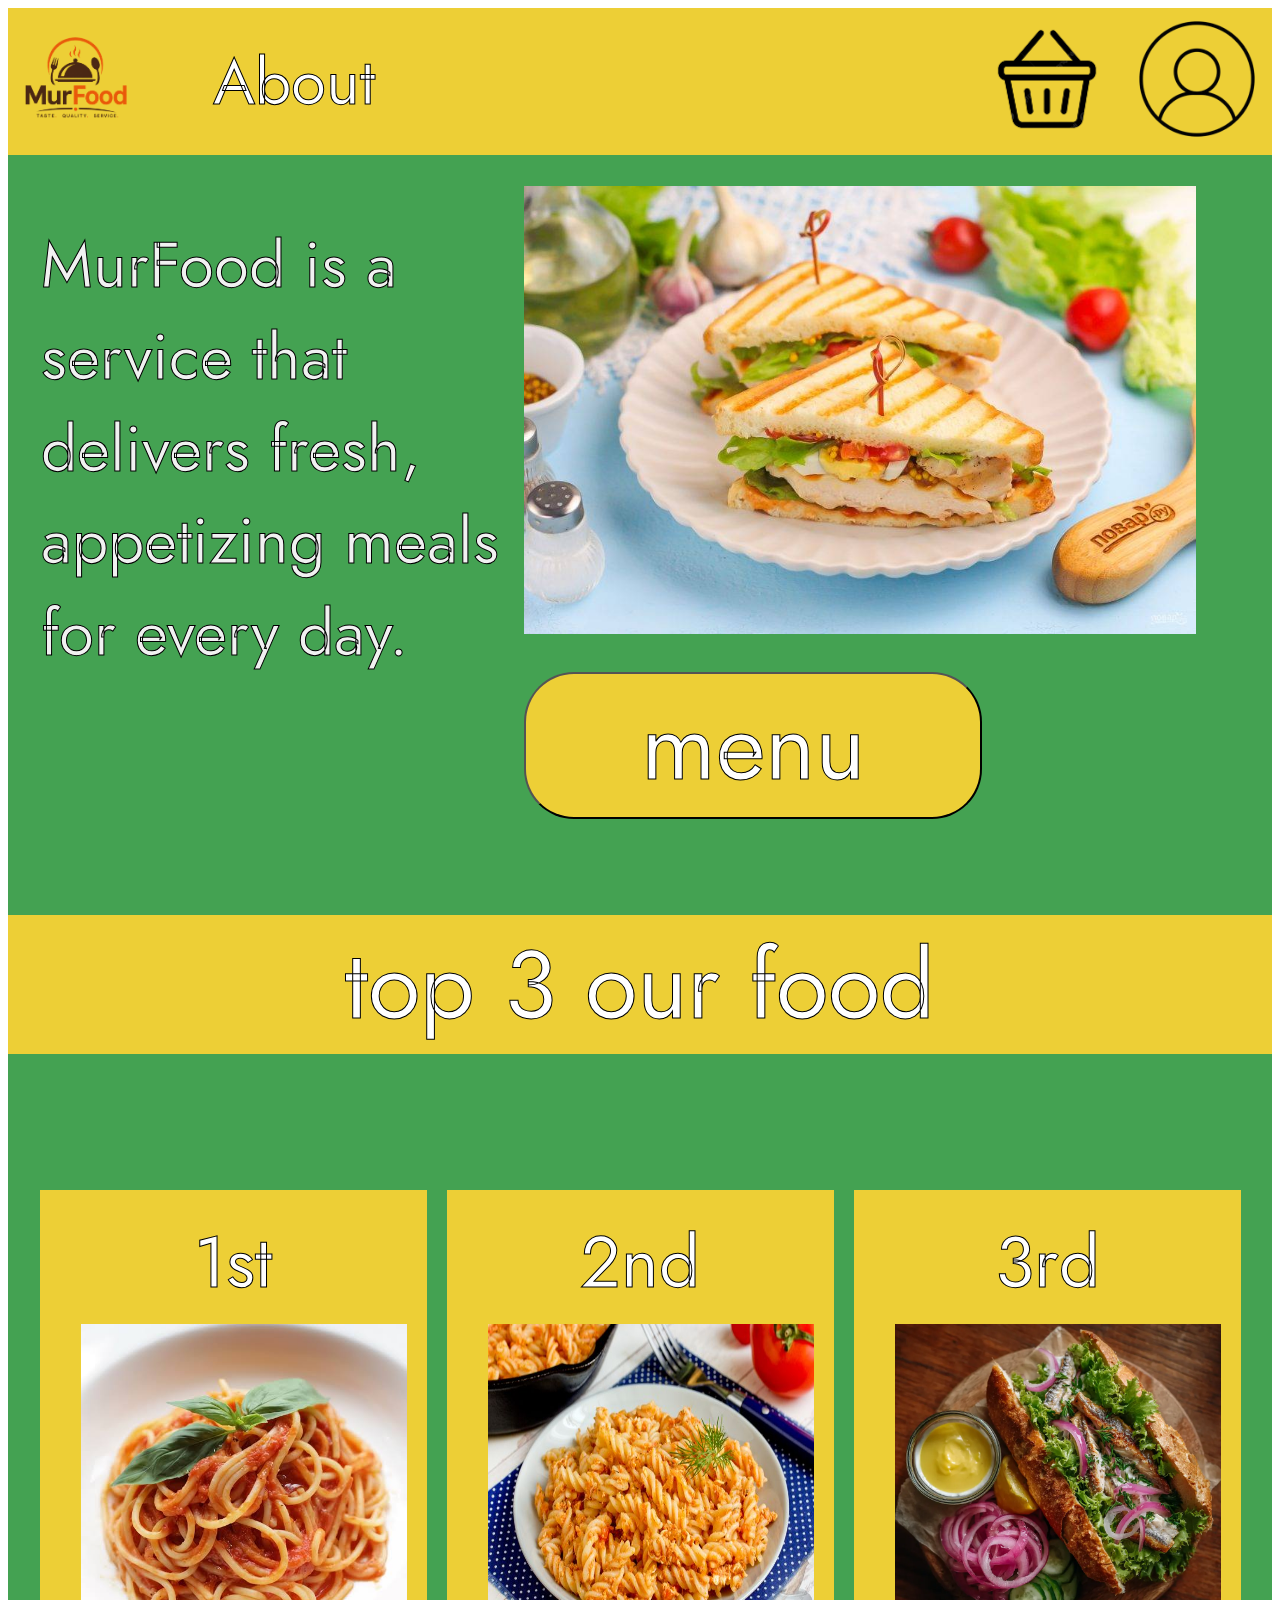
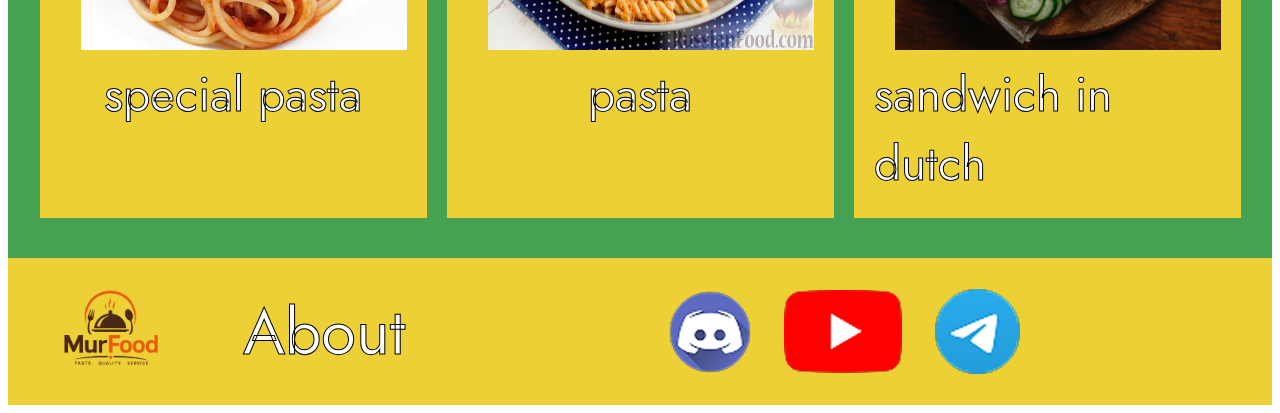
<file: index.html>
<!DOCTYPE html>
<html lang="en">
<head>
    <link rel="stylesheet" href="style.css">
    <meta charset="UTF-8">
    <meta name="viewport" content="width=device-width, initial-scale=1.0">
    <title>MurFood - Main Page</title>
</head>
<body>
    <header>
        <div class="section">
            <div class="left">
                <img src="src/MurFood Logo2.png" alt="Oops">
                <a href="/about.html">About</a>
            </div>
            <div class="right">
                <a href="/shop.html">
                    <img class="imagee" src="src/shop-Photoroom.png" alt="">
                </a>

                <a href="/profile.html">
                    <img src="src/Profile.png" alt="Oops">
                </a>
            </div>
        </div>


        
    </header>
    
    <main>
        <div class="description">
            <div class="text">
                <p>MurFood is a service that delivers fresh, appetizing meals for every day.</p>
            </div>
    
            <div class="rightpart">
                <img src="src/Sandwich.jpe" alt="">
                <a href="/menu.html">
                    <button class="menu-btn">menu</button>
                </a>
            </div>
        </div>
        
        <section class="section-top3">
            <p>top 3 our food</p>
        </section>
        
        <div class="cards">
            <div class="card">
                <p class="p1">1st</p>
                <img src="src/specialPasta.jpe" alt="">
                <p class="p2">special pasta</p>
            </div>
    
    
            <div class="card">
                <p class="p1">2nd</p>
                <img src="src/makaronyi.jpg" alt="">
                <p class="p2">pasta</p>
            </div>
    
    
            <div class="card">
                <p class="p1">3rd</p>
                <img src="src/sandwich1.webp" alt="">
                <p class="p2">sandwich in dutch</p>
            </div>
        </div>
    </main>

    <footer>
        <div class="footer-left">
            <img src="src/MurFood Logo2.png" alt="">
            <a href="/about.html">About</a>
            
        </div>
        <div class="footer-right">
            <img class="discord" src="src/Discord 1.png" alt="">
            <img class="youtube" src="src/Youtube 1.png" alt="">
            <img class="telegram" src="src/Telegram 1.png" alt="">
        </div>
    </footer>


    
    <script src="main.js"></script>
</body>
</html>
</file>
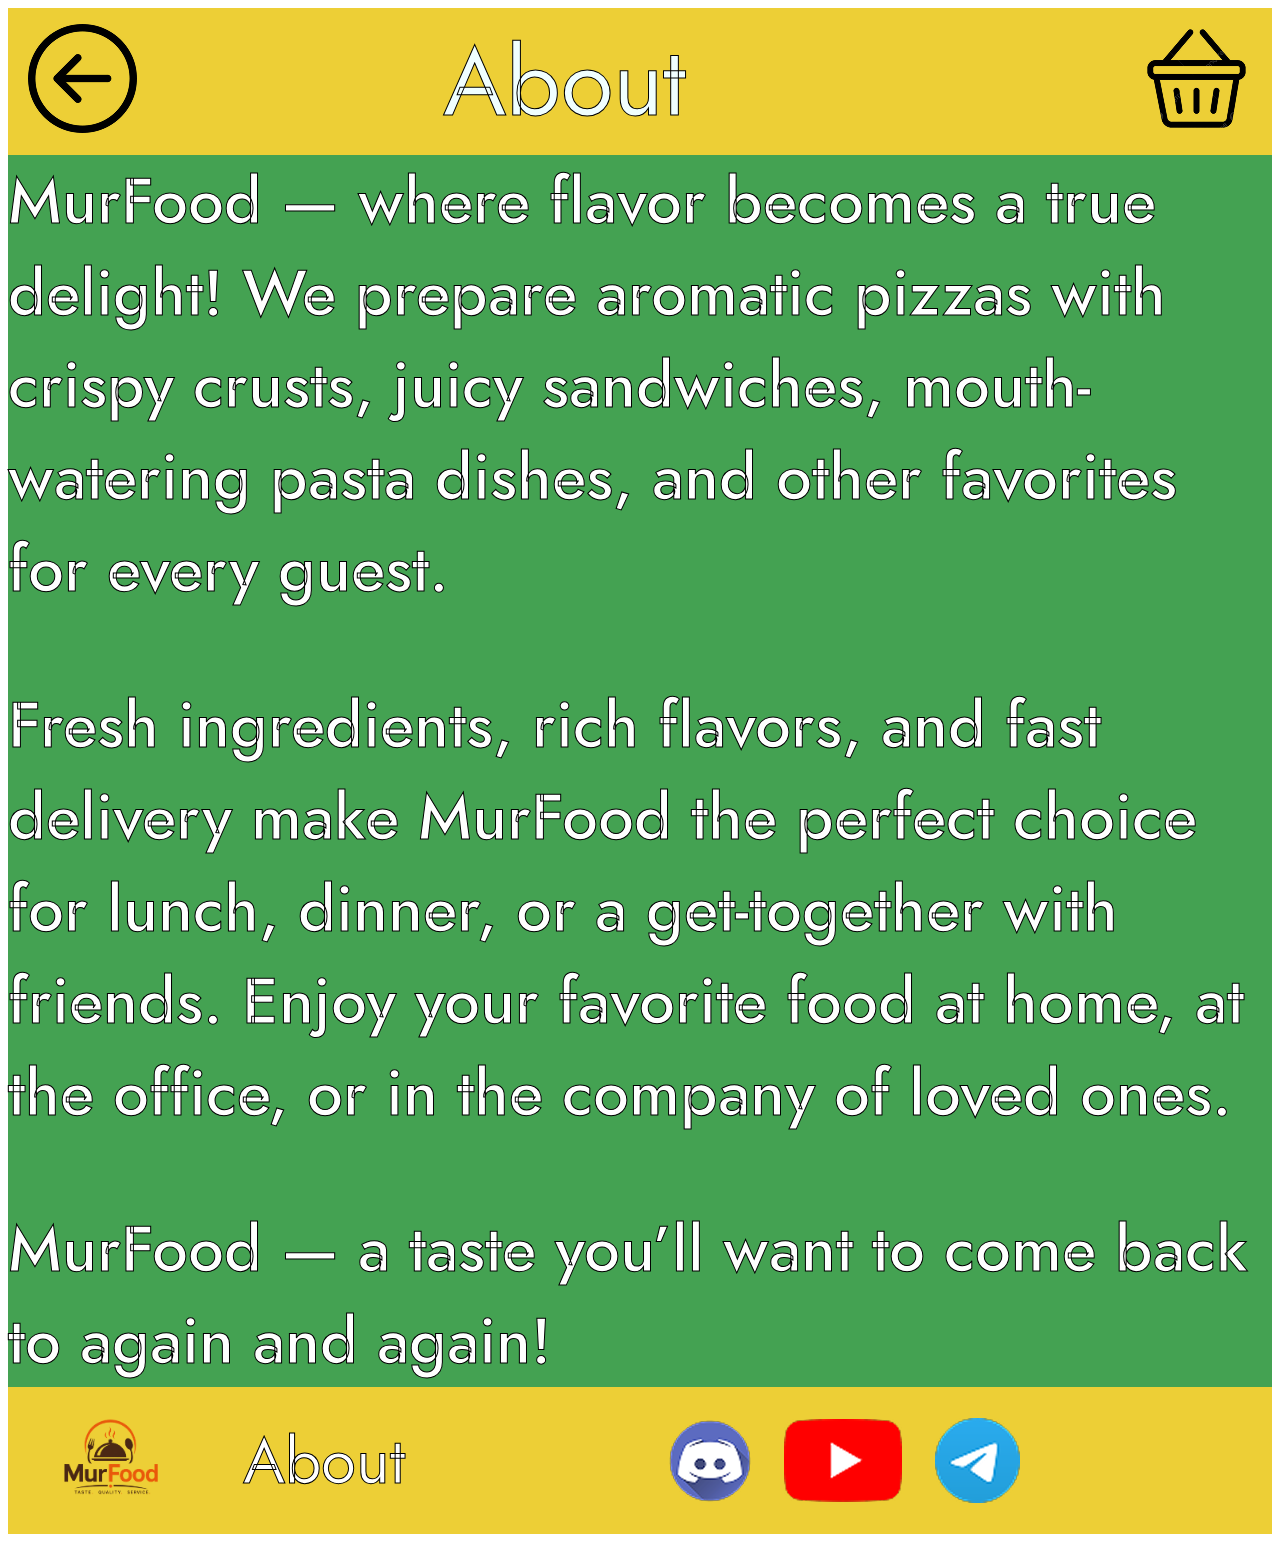
<file: about.html>
<!DOCTYPE html>
<html lang="en">
<head>
    <link rel="stylesheet" href="style.css">
    <meta charset="UTF-8">
    <meta name="viewport" content="width=device-width, initial-scale=1.0">
    <title>MurFood - about</title>
</head>
<body>
    <header class="header-about">
        <div class="header-left-about">
            <img class="back-btn" src="src/back.png" alt="">
        </div>
        <div class="header-text-about">
            <a>About</a>
        </div>
        <a href="/shop.html">
            <img class="imagee" src="src/shop-Photoroom.png" alt="">
        </a>
    </header>


    <main class="main-about">
        <div class="about-text">
            <p class="first-p">
                MurFood — where flavor becomes a true delight!
                We prepare aromatic pizzas with crispy crusts,
                juicy sandwiches, mouth-watering pasta dishes,
                and other favorites for every guest.
            </p>
            <p class="second-p">
                Fresh ingredients, rich flavors, and fast delivery make MurFood the perfect choice for lunch,
                dinner, or a get-together with friends.
                Enjoy your favorite food at home, at the office,
                or in the company of loved ones.
            </p>
            <p class="third-p">
                MurFood — a taste you’ll want to come back to again and again!
            </p>
        </div>
    </main>

    <footer>
        <div class="footer-left">
            <img src="src/MurFood Logo2.png" alt="">
            <a href="">About</a>
        </div>
        <div class="footer-right">
            <img class="discord" src="src/Discord 1.png" alt="">
            <img class="youtube" src="src/Youtube 1.png" alt="">
            <img class="telegram" src="src/Telegram 1.png" alt="">
        </div>
    </footer>

    <script src="main.js"></script>
</body>
</html>
</file>
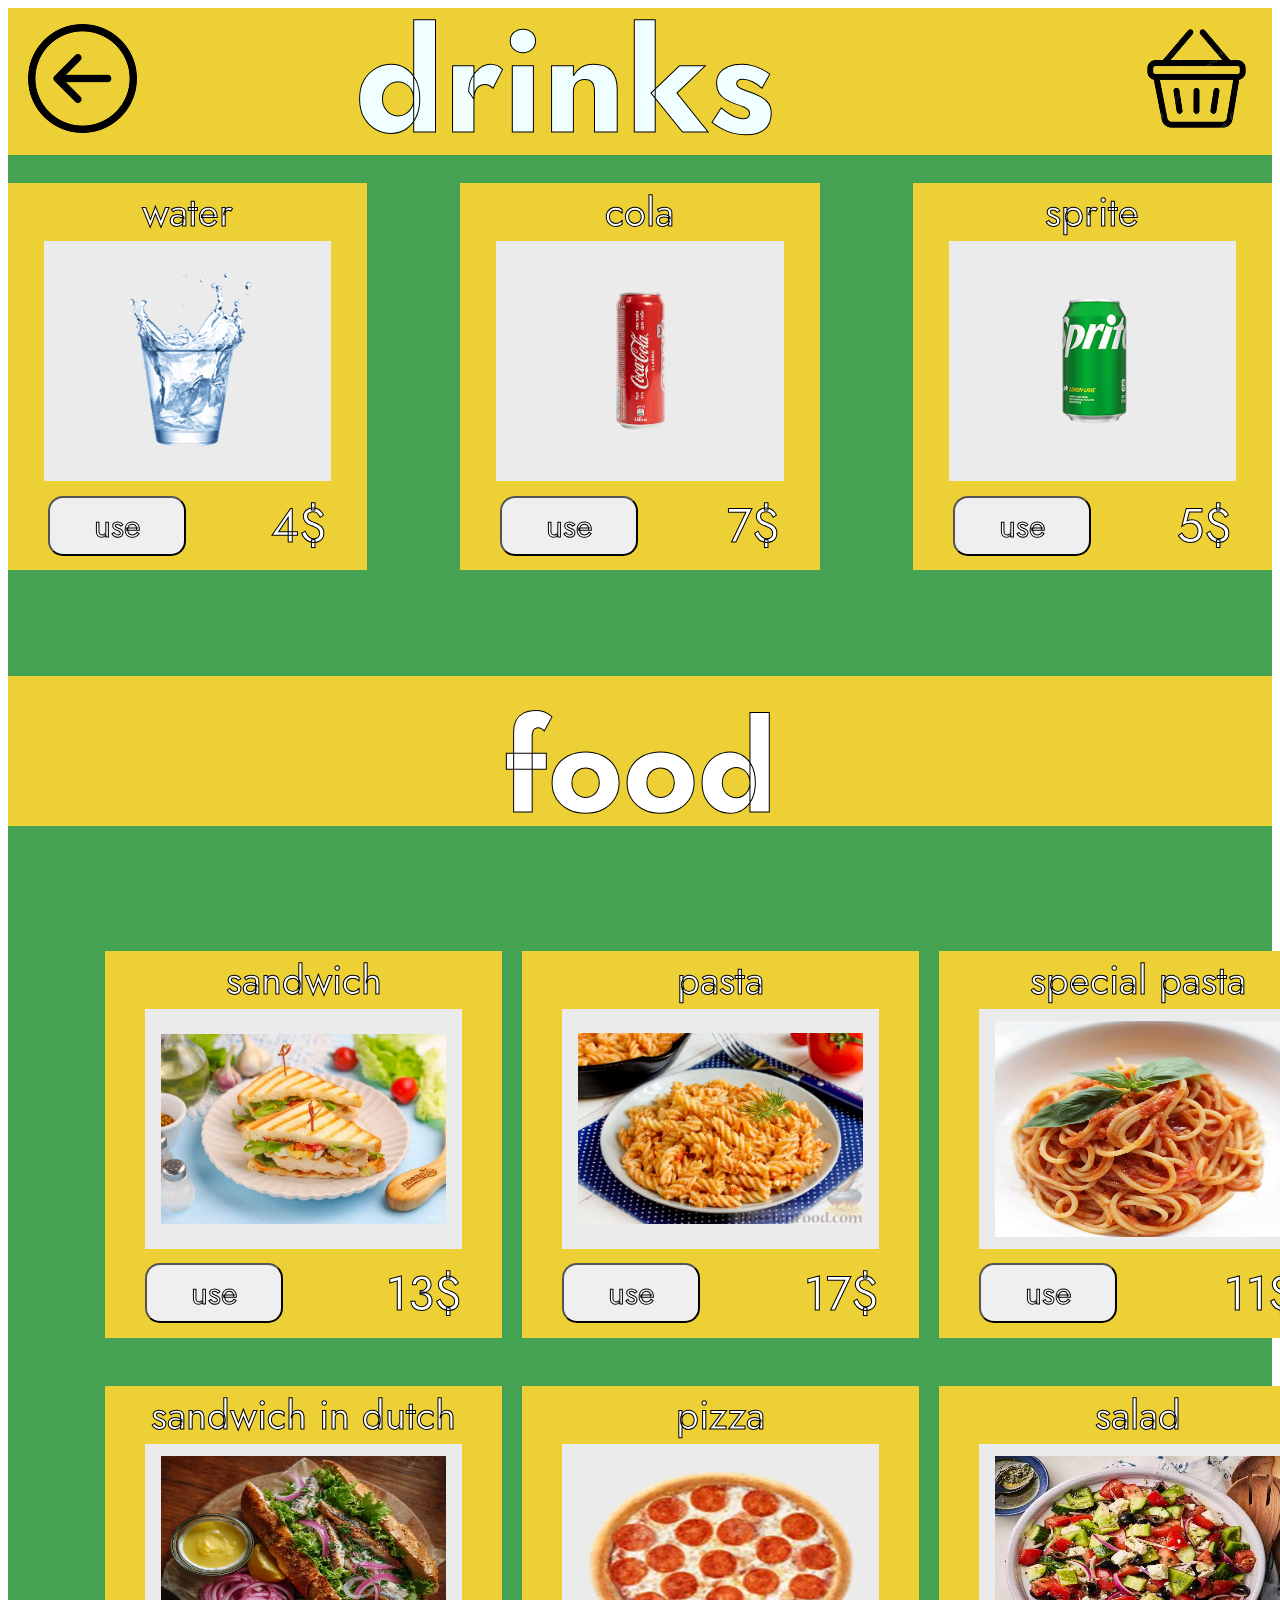
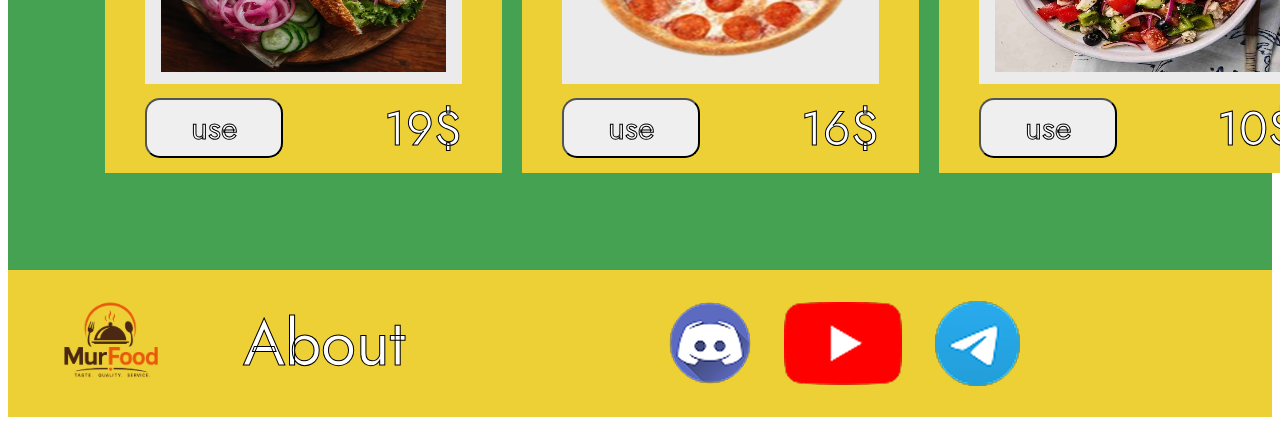
<file: menu.html>
<!DOCTYPE html>
<html lang="en">
<head>
    <link rel="stylesheet" href="style.css">
    <meta charset="UTF-8">
    <meta name="viewport" content="width=device-width, initial-scale=1.0">
    <title>MurFood - menu</title>
</head>
<body>
    <header class="header-menu">
        <div class="header-left">
            <img class="back-btn" src="src/back.png" alt="">
        </div>
        <div class="header-text">
            <h2>drinks</h2>
        </div>
            <a href="/shop.html">
                <img class="imagee" src="src/shop-Photoroom.png" alt="">
            </a>
    </header>
    <main class="main-menu">
        <div class="carts-menu-drinks">
            <div class="cart-menu">
                <div class="first-part">
                    <p class="p-menu1">water</p>
                    <div class="white-background-img">
                        <img src="src/water.png" alt="">
                    </div>
                </div>
                <div class="second-part">
                    <button class="use-btn">use</button>
                    <p class="p-menu2">4$</p>
                </div>
            </div>



            <div class="cart-menu">
                <div class="first-part">
                    <p class="p-menu1">cola</p>
                    <div class="white-background-img">
                        <img src="src/Coca cola.png" alt="">
                    </div>
                </div>
                <div class="second-part">
                    <button class="use-btn">use</button>
                    <p class="p-menu2">7$</p>
                </div>
            </div>




            <div class="cart-menu">
                <div class="first-part">
                    <p class="p-menu1">sprite</p>
                    <div class="white-background-img">
                        <img src="src/sprite.png" alt="">
                    </div>
                </div>
                <div class="second-part">
                        <button class="use-btn">use</button>
                    <p class="p-menu2">5$</p>
                </div>
            </div>
        </div>



        <section class="section-food-menu">
            <h1>food</h1>
        </section>


        <div class="carts-menu-food">
            <div class="cart-menu">
                <div class="first-part">
                    <p class="p-menu1">sandwich</p>
                    <div class="white-background-imgo">
                        <img src="src/Sandwich.jpe" alt="">
                    </div>
                </div>
                <div class="second-part">
                    <button class="use-btn">use</button>
                    <p class="p-menu2">13$</p>
                </div>
            </div>

            <div class="cart-menu">
                <div class="first-part">
                    <p class="p-menu1">pasta</p>
                    <div class="white-background-imgo">
                        <img src="src/makaronyi.jpg" alt="">
                    </div>
                </div>
                <div class="second-part">
                    <button class="use-btn">use</button>
                    <p class="p-menu2">17$</p>
                </div>
            </div>

            <div class="cart-menu">
                <div class="first-part">
                    <p class="p-menu1">special pasta</p>
                    <div class="white-background-imgo">
                        <img src="src/specialPasta.jpe" alt="">
                    </div>
                </div>
                <div class="second-part">
                    <button class="use-btn">use</button>
                    <p class="p-menu2">11$</p>
                </div>
            </div>

            <div class="cart-menu">
                <div class="first-part">
                    <p class="p-menu1">sandwich in dutch</p>
                    <div class="white-background-imgo">
                        <img src="src/sandwich1.webp" alt="">
                    </div>
                </div>
                <div class="second-part">
                        <button class="use-btn">use</button>
                    <p class="p-menu2">19$</p>
                </div>
            </div>

            <div class="cart-menu">
                <div class="first-part">
                    <p class="p-menu1">pizza</p>
                    <div class="white-background-imgo">
                        <img src="src/pizza.png" alt="">
                    </div>
                </div>
                <div class="second-part">
                    <button class="use-btn">use</button>
                    <p class="p-menu2">16$</p>
                </div>
            </div>
            
            <div class="cart-menu">
                <div class="first-part">
                    <p class="p-menu1">salad</p>
                    <div class="white-background-imgo">
                        <img src="src/salad.jpeg" alt="">
                    </div>
                </div>
                <div class="second-part">
                    <button class="use-btn">use</button>
                    <p class="p-menu2">10$</p>
                </div>
            </div>
        </div>



        
    </main>




    <footer>
        <div class="footer-left">
            <img src="src/MurFood Logo2.png" alt="">
            <a href="about.html">About</a>
        </div>
        <div class="footer-right">
            <img class="discord" src="src/Discord 1.png" alt="">
            <img class="youtube" src="src/Youtube 1.png" alt="">
            <img class="telegram" src="src/Telegram 1.png" alt="">
        </div>
    </footer>
    
    <script src="main.js"></script>
</body>
</html>
</file>
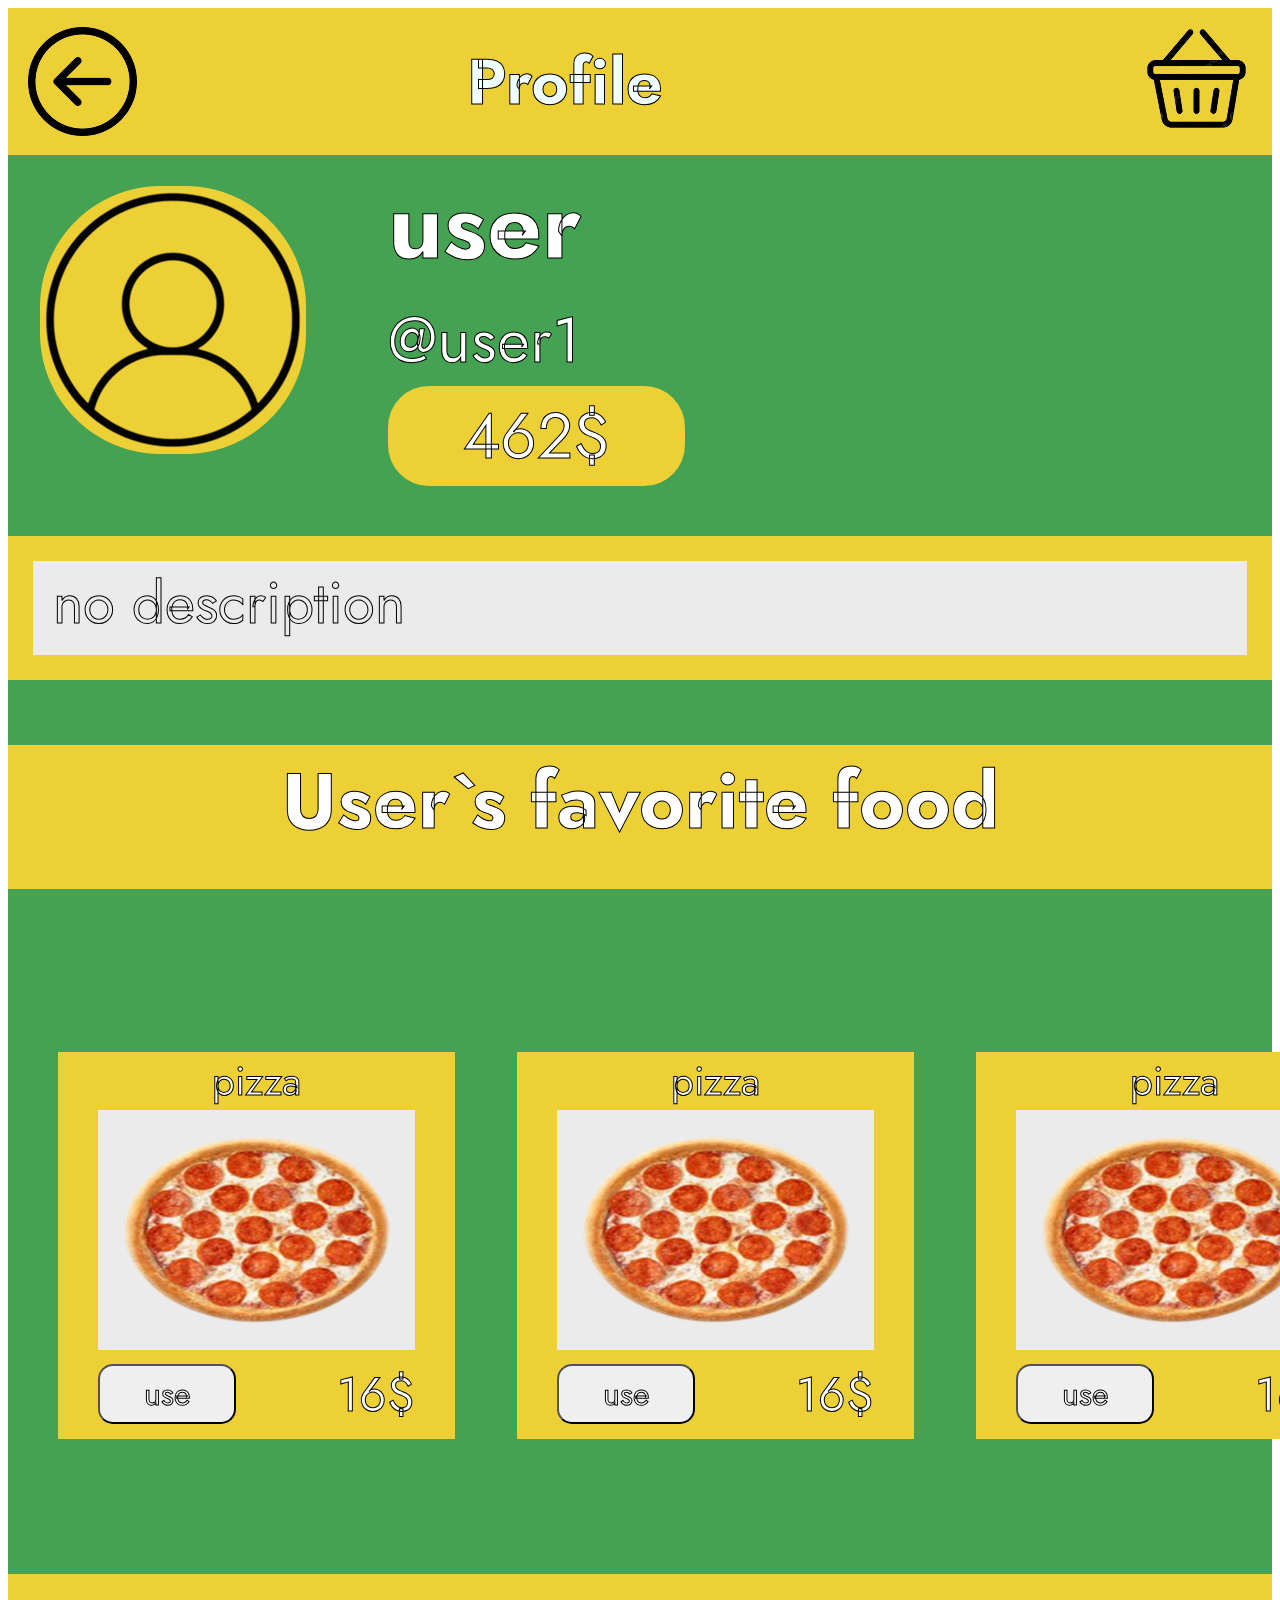
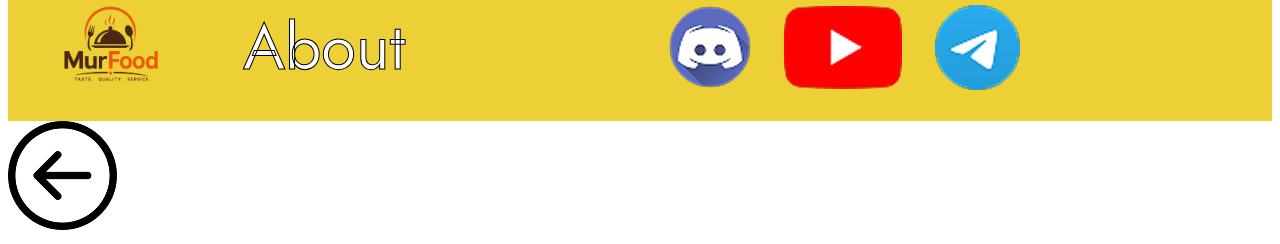
<file: profile.html>
<!DOCTYPE html>
<html lang="en">
<head>
    <meta charset="UTF-8">
    <meta name="viewport" content="width=device-width, initial-scale=1.0">
    <title>MurFood - Profile</title>
    <link rel="stylesheet" href="style.css">
</head>
<body>
    <header class="header-profile">
        <div class="header-left-profile">
            <img class="back-btn" src="src/back.png" alt="">
        </div>
        <div class="header-text-profile">
            <h1>Profile</h1>
        </div>
        <a href="/shop.html">
            <img class="imagee" src="src/shop-Photoroom.png" alt="">
        </a>
    </header>


    <main class="main-profile">
        <div class="Users-Profile">
            <img src="src/profileP.png" alt="">
            <div class="username">
                <h2>user</h2>
                <span>@user1</span>
                <div class="Users-money">
                    <p>462$</p>
                </div>
            </div>

        </div>
        <div class="Users-description">
                <p>no description</p>
        </div>
        


        <section class="favorite-food-section">
            <h1>User`s favorite food</h1>
        </section>

        <div class="favorite-food-grid">
            <div class="cart-menu">
                <div class="first-part">
                    <p class="p-menu1">pizza</p>
                    <div class="white-background-imgo">
                        <img src="src/pizza.png" alt="">
                    </div>
                </div>
                <div class="second-part">
                    <a href="/shop.html">
                        <button class="use-btn">use</button>
                    </a>
                    <p class="p-menu2">16$</p>
                </div>
            </div>
            <div class="cart-menu">
                <div class="first-part">
                    <p class="p-menu1">pizza</p>
                    <div class="white-background-imgo">
                        <img src="src/pizza.png" alt="">
                    </div>
                </div>
                <div class="second-part">
                    <a href="/shop.html">
                        <button class="use-btn">use</button>
                    </a>
                    <p class="p-menu2">16$</p>
                </div>
            </div>

            <div class="cart-menu">
                <div class="first-part">
                    <p class="p-menu1">pizza</p>
                    <div class="white-background-imgo">
                        <img src="src/pizza.png" alt="">
                    </div>
                </div>
                <div class="second-part">
                    <a href="/shop.html">
                        <button class="use-btn">use</button>
                    </a>
                    <p class="p-menu2">16$</p>
                </div>
            </div>
        </div>
    </main>

    <footer>
        <div class="footer-left">
            <img src="src/MurFood Logo2.png" alt="">
            <a href="/about.html">About</a>
        </div>
        <div class="footer-right">
            <img class="discord" src="src/Discord 1.png" alt="">
            <img class="youtube" src="src/Youtube 1.png" alt="">
            <img class="telegram" src="src/Telegram 1.png" alt="">
        </div>
    </footer>
    <script src="main.js"></script>
</body>
</html>


<a href="тут название странички например menu.html">
    <img src="src/back.png" alt="yo">
</a>
</file>
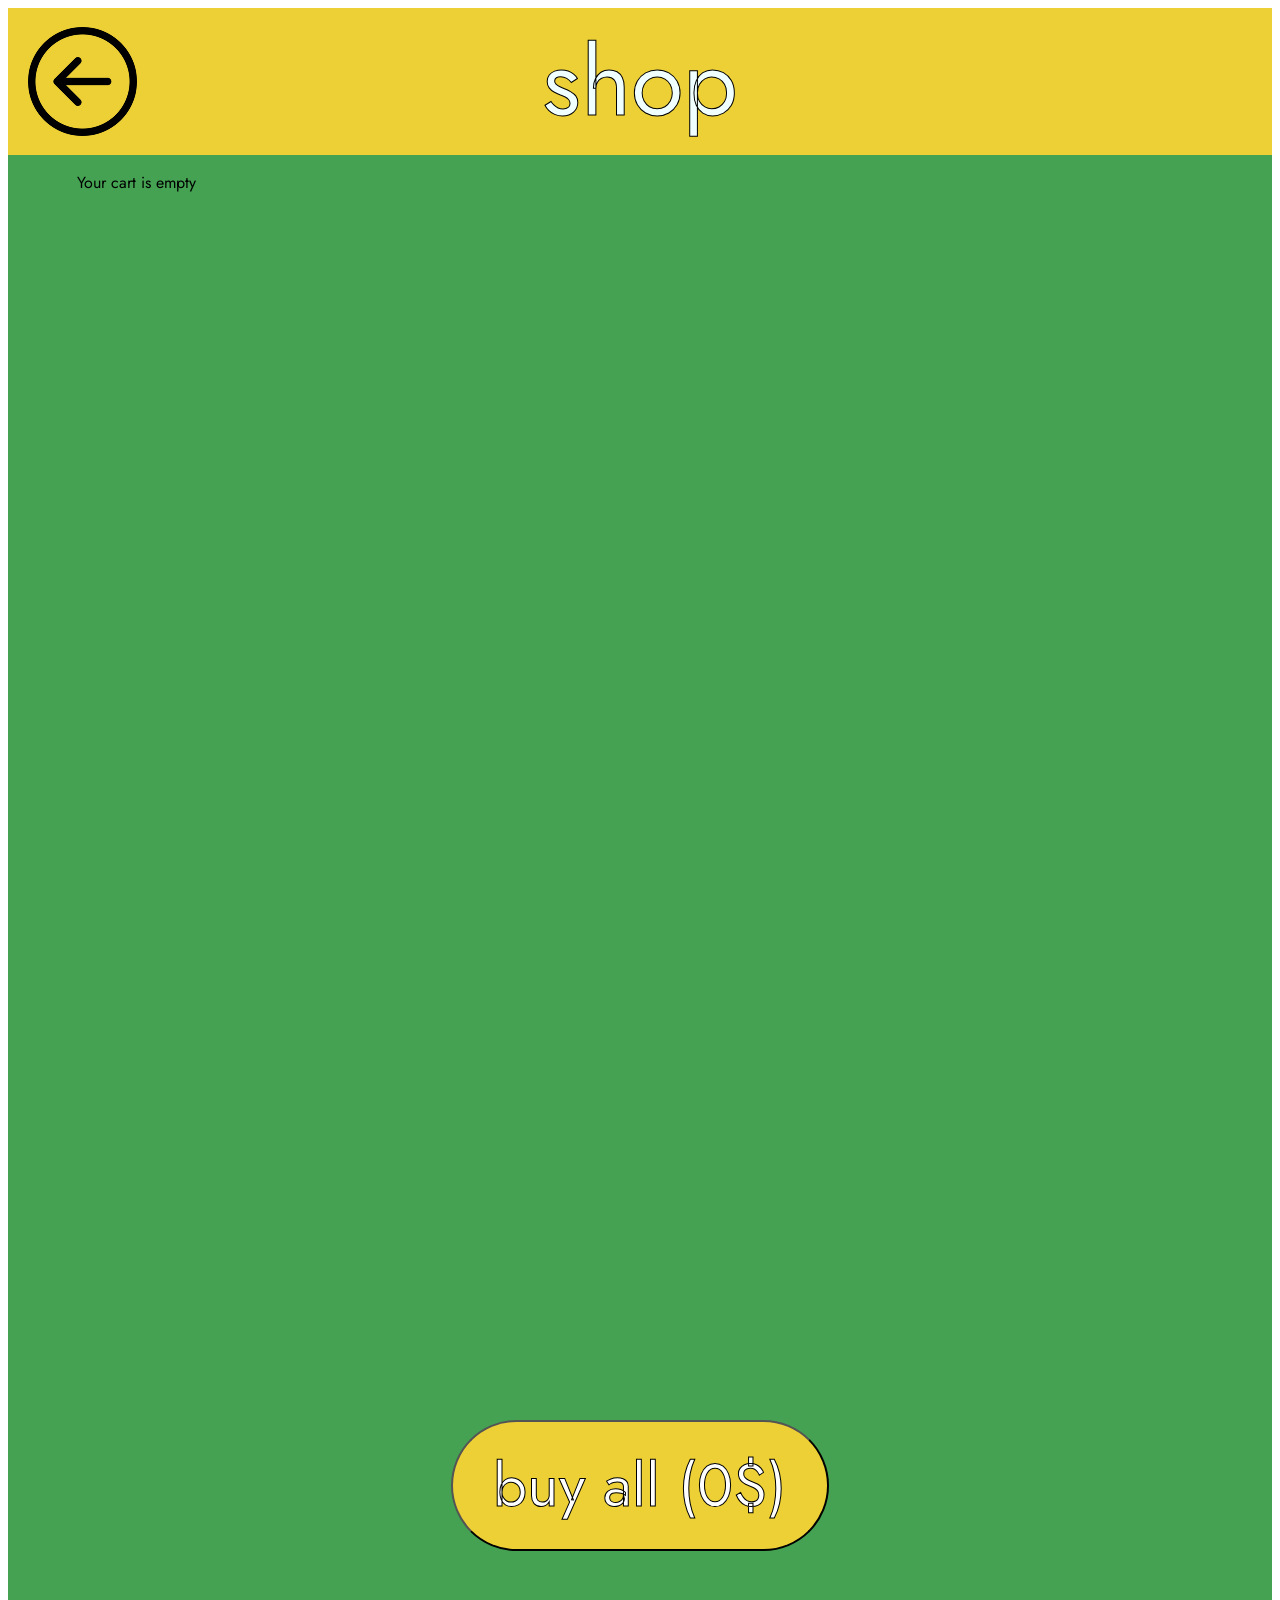
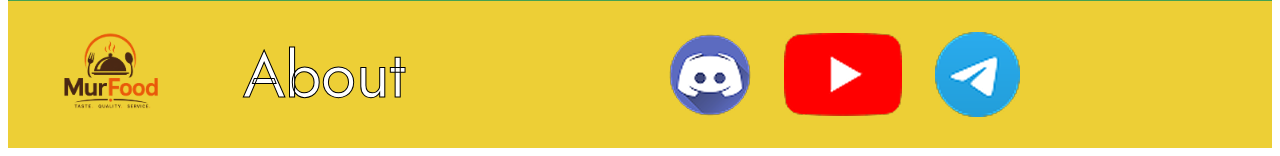
<file: shop.html>
<!DOCTYPE html>
<html lang="en">
<head>
    <meta charset="UTF-8">
    <meta name="viewport" content="width=device-width, initial-scale=1.0">
    <title>MurFood - shop</title>
    <link rel="stylesheet" href="style.css">
</head>
<body>
    <header class="header-shop">
        <div class="header-leftt">
            <img class="back-btn" src="src/back.png" alt="">
        </div>
        <div class="header-text">
            <p>shop</p>
        </div>
    </header>
    
    <main class="main-shop">
        <div class="food-grid">
            <!-- <div class="cart-menu">
                <p class="p-menu1">water</p>
                <div>
                    <img src="src/water.png" alt="">
                </div>
                <button class="use-btn">use</button>
                <p class="p-menu2">4$</p>
            </div>

                <div class="cart-menu">
                <p class="p-menu1">water</p>
                <div>
                    <img src="src/water.png" alt="">
                </div>
                <button class="use-btn">use</button>
                <p class="p-menu2">4$</p>
            </div>

            <div class="cart-menu">
                <p class="p-menu1">water</p>
                <div>
                    <img src="src/water.png" alt="">
                </div>
                <button class="use-btn">use</button>
                <p class="p-menu2">4$</p>
            </div>

                <div class="cart-menu">
                <p class="p-menu1">water</p>
                <div>
                    <img src="src/water.png" alt="">
                </div>
                <button class="use-btn">use</button>
                <p class="p-menu2">4$</p>
            </div>


            <div class="cart-menu">
                <p class="p-menu1">water</p>
                <div>
                    <img src="src/water.png" alt="">
                </div>
                <button class="use-btn">use</button>
                <p class="p-menu2">4$</p>
            </div>

                <div class="cart-menu">
                <p class="p-menu1">water</p>
                <div>
                    <img src="src/water.png" alt="">
                </div>
                <button class="use-btn">use</button>
                <p class="p-menu2">4$</p>
            </div>


            <div class="cart-menu">
                <p class="p-menu1">water</p>
                <div>
                    <img src="src/water.png" alt="">
                </div>
                <button class="use-btn">use</button>
                <p class="p-menu2">4$</p>
            </div>

            <div class="cart-menu">
                <p class="p-menu1">water</p>
                <div>
                    <img src="src/water.png" alt="">
                </div>
                <button class="use-btn">use</button>
                <p class="p-menu2">4$</p>
            </div>



            <div class="cart-menu">
                <p class="p-menu1">water</p>
                <div>
                    <img src="src/water.png" alt="">
                </div>
                <button class="use-btn">use</button>
                <p class="p-menu2">4$</p>

            </div> -->
        </div>
        
        <button class="buy-all-btn">buy all ($)</button>
    </main>


    <footer>
        <div class="footer-left">
            <img src="src/MurFood Logo2.png" alt="">
            <a href="/about.html">About</a>
        </div>
        <div class="footer-right">
            <img class="discord" src="src/Discord 1.png" alt="">
            <img class="youtube" src="src/Youtube 1.png" alt="">
            <img class="telegram" src="src/Telegram 1.png" alt="">
        </div>
    </footer>
    <script src="main.js"></script>
</body>
</html>
</file>
<file: style.css>
@import url('https://fonts.googleapis.com/css2?family=Jost:ital,wght@0,100..900;1,100..900&display=swap');

*{
    font-family: 'Jost', sans-serif;
}

.body{
    width: 100%;
    background-color: #44A252;
    margin: 0;
    padding: 0;
}

.section{
    box-sizing: border-box;
    justify-content: space-between;
    align-items: center;
    display: flex;
    width: 100%;
    height: 147px;
    background-color: #EDCF36;
}

.left{
    display: flex;
    align-items: center;
    width: 494px;
    height: 147px;
}

.right{
    display: flex;
    align-items: center;
}

.left img{
    width: 135px;
    height: 135px;
}

.left a {
    font-weight: 400;
    text-decoration: none;
    margin-left: 70px;
    text-align: center;
    font-size: 64px;
    color: white;
    -webkit-text-stroke: 1px black;
}

.right img{
    width: 150px;
    height: 150px;
}

main{
    background-color: #44A252;
}

.description{
    display: flex;
}


.text{
    margin-left: 33px;
}

.text p{
    font-size: 64px;
    color: rgb(241, 241, 241);
    -webkit-text-stroke: 1px black;
}


.rightpart img{
    width: 672px;
    height: 448px;
    margin-top: 31px;
    margin-right: 76px;
}


.menu-btn{
    margin-top: 32px;
    width: 458px;
    height: 147px;
    background-color: #EDCF36;
    border-radius: 50px;
    font-size: 96px;
    color: white;
    -webkit-text-stroke: 1px black;
    text-decoration: none;
}




.section-top3{
    text-align: center;
    background-color: #EDCF36;
    font-size: 96px;
    color: white;
    -webkit-text-stroke: 1px black;
}

.top3-section p{
    display: flex;
    justify-content: center;
}


.cards{
    display: flex;
    justify-content: center;
    gap: 20px;
    padding: 40px;
}

.card{
    display: flex;
    justify-content: flex-start; 
    gap: 10px;
    flex-direction: column;
    align-items: center;
    padding: 20px;
    width: 379px;
    height: auto;
    background-color: #EDCF36;
}


.p1{
    margin: 0;
    display: flex;
    align-items: center;
    font-size: 72px;
    color: white;
    -webkit-text-stroke: 1px black;
}


.card img{
    margin-left: 21px;
    width: 326px;
    height: 326px;
}

.p2{
    margin: 0;
    font-size: 48px;
    color: white;
    -webkit-text-stroke: 1px black;
}

footer{
    box-sizing: border-box;
    justify-content: space-between;
    align-items: center;
    display: flex;
    width: 100%;
    height: 147px;
    padding: 20px 40px;
    background-color: #EDCF36;
}

.footer-left{
    display: flex;
    align-items: center;
    width: 494px;
    height: 147px;
}

.footer-right{
    display: flex;
    gap: 33px;
    align-items: center;
    width: 563px;
    height: 138px;
}

.footer-left a{
    font-weight: 400;
    text-decoration: none;
    margin-left: 70px;
    text-align: center;
    font-size: 64px;
    color: white;
    -webkit-text-stroke: 1px black;
}

.footer-left img{
    width: 125px;
    height: 125px;
}


.header-menu{
    position: relative;
    box-sizing: border-box;
    display: flex;
    align-items: center;
    height: 147px;
    width: 100%;
    background-color: #EDCF36;
}


.header-left{
    position: absolute;
    left: 20px;
    margin: 0;
}


.header-text{
    flex-grow: 1;
    text-align: center;
    margin: 0;
    color: azure;
    -webkit-text-stroke: 1px black;
}



.main-menu{
    background-color: #44A252;
    width: 100%;
    height: 100%;
}

.carts-menu-drinks{
    display: flex;
    justify-content: center;
    gap: 93px;
}

.cart-menu{
    margin-top: 28px;
    width: 397px;
    background-color: #EDCF36;
}


.first-part{
    display: flex;
    flex-direction: column;
    align-items: center;
    width: 100%;
}



.p-menu1{
    margin: 0;
    padding: 0;
    color: white;
    -webkit-text-stroke: 1px black;
    text-align: center;
    font-size: 40px;
}

.white-background-img{
    display: flex;
    align-items: center;
    justify-content: center;
    box-sizing: border-box;
    width: 80%;
    height: 240px;
    background-color: #EBEBEB;
}


.white-background-img img{
    max-width: 60%;
    max-height: 90%;
    margin: 0;
    padding: 0;
    width: 100%;
}

.second-part{
    display: flex;
    align-items: center;
    justify-content: space-between;
    box-sizing: border-box;
    width: 100%;
    padding: 10px 40px;
}


.use-btn{
    width: auto;
    height: auto;
    color: white;
    padding: 5px 44px;
    -webkit-text-stroke: 1px black;
    font-size: 32px;
    border-radius: 15px;
}


.p-menu2{
    margin: 0;
    padding: 0;
    color: white;
    -webkit-text-stroke: 1px black;
    font-size: 48px;
}



.section-food-menu{
    width: 100%;
    height: 150px;
    background-color: #EDCF36;
    color: #ffffff;
    -webkit-text-stroke: 1px black;
    font-size: 85px;
    text-align: center;
    margin: 0;
    flex-grow: 1;
}


.carts-menu-food{
    display: grid;
    grid-template-columns: repeat(3, 1fr);
    gap: 20px;
    margin: 0 auto;
    justify-items: center;
    padding: 97px;
}

.white-background-imgo{
    display: flex;
    align-items: center;
    justify-content: center;
    box-sizing: border-box;
    width: 80%;
    height: 240px;
    background-color: #EBEBEB;
}





.white-background-imgo img{
    max-width: 90%;
    max-height: 90%;
    margin: 0;
    padding: 0;
    width: 100%;
}






/* header about */
.header-about{
    position: relative;
    box-sizing: border-box;
    display: flex;
    align-items: center;
    height: 147px;
    width: 100%;
    background-color: #EDCF36;
    margin: 0;
    padding: 0;
}


.header-left-about{
    position: absolute;
    left: 20px;
    margin: 0;
}


.header-text-about{
    flex-grow: 1;
    text-align: center;
    margin: 0;
    font-size: 96px;
    color: azure;
    -webkit-text-stroke: 1px black;
}

/* main about */

.main-about{
    margin: 0;
    padding: 0;
}

/* text about */

.about-text{
    margin: 0;
    padding: 0;
    color: white;
    -webkit-text-stroke: 1px black;
    font-size: 64px;
    font-weight: 500;
}

/* first p */



.main-about .first-p{
    margin-top: 0;
}


.main-about .third-p{
    margin-bottom: 0;
}


/* header profile */

.header-profile{
    position: relative;
    box-sizing: border-box;
    display: flex;
    align-items: center;
    height: 147px;
    width: 100%;
    background-color: #EDCF36;
    margin: 0;
    padding: 0;
}


.header-left-profile{
    position: absolute;
    left: 20px;
    margin: 0;
    width: 109px;
    height: 109px;
}


.header-text-profile{
    flex-grow: 1;
    text-align: center;
    margin: 0;
    font-size: 32px;
    color: azure;
    -webkit-text-stroke: 1px black;
}


/* profile */
.Users-Profile{
    display: flex;
}

.Users-Profile img{
    width: 330px;
    height: 330px;
    margin-right: 50px;
}

.username{
    font-size: 64px;
    color: white;
    -webkit-text-stroke: 1px black
}

.Users-Profile h2{
    margin: 0;
    padding: 0;
}


.Users-money{
    background-color: #EDCF36;
    border-radius: 41px;
    text-align: center;
    padding: 4px 75px;
}

.Users-money p{
    margin: 0;
}

/* profile description */

.Users-description{
    box-sizing: border-box;
    margin-top: 50px;
    width: 100%;
    height: 144px;
    color: #EBEBEB;
    background-color: #EBEBEB;
    border: 25px solid #EDCF36;
    -webkit-text-stroke: 1px black;
    font-size: 58px;
}

.Users-description p{
    margin: 0;
    margin-left: 20px;
}

/* section */


.favorite-food-section{
    background-color: #EDCF36;
    -webkit-text-stroke: 1px black;
    color: white;
    width: 100%;
    height: 144px;
    text-align: center;
    font-size: 52px;
}


/* grid menu */


.favorite-food-grid{
    display: grid;
    grid-template-rows: repeat(1, 1fr);
    grid-template-columns: repeat(3, 1fr);
    gap: 62px;
    margin-left: 50px;
    padding-top: 135px;
    padding-bottom: 135px;
}



/* shop page */



.header-shop{
    position: relative;
    box-sizing: border-box;
    display: flex;
    justify-content: space-between;
    align-items: center;
    height: 147px;
    width: 100%;
    background-color: #EDCF36;
}


.header-leftt{
    position: absolute;
    left: 20px;
    margin: 0;
    width: 109px;
    height: 109px;
}

.back-btn{
    width: 109px;
    height: 109px;
}

.imagee{
    width: 151px;
    height: 151px;
}

.header-text{
    flex-grow: 1;
    text-align: center;
    margin: 0;
    font-size: 96px;
    color: azure;
    -webkit-text-stroke: 1px black;
}

.main-shop{
    display: flex;
    flex-direction: column;
    align-items: center;
}

.food-grid{
    display: grid;
    grid-template-columns: repeat(3, 1fr);
    grid-template-rows: repeat(3, 1fr);
    width: 100%;
    height: 1265px;
    margin-left: 138px;
}


.buy-all-btn{
    background-color: #EDCF36;
    color: rgb(255, 255, 255);
    -webkit-text-stroke: 1px black;
    border-radius: 82px;
    text-align: center;
    font-size: 60px;
    width: fit-content;
    padding: 20px 40px;
    display: inline;
    margin-bottom: 50px;
}

.main.shop .cart-menu {
    display: flex;
    flex-direction: column;
    align-items: center;
    justify-content: space-between;
    background-color: #EDCF36;
    border-radius: 10px;
    padding: 15px;
    width: 397px;
    box-sizing: border-box;
}

.main-shop .cart-menu div{
    width: 100%;
    height: 150px;
    display: flex;
    align-items: center;
    justify-content: center;
    overflow: hidden;
    margin: 10px 0;
}

.main.shop .cart-menu img{
    width: 100%;
    height: 100%;
    object-fit: cover;
}
</file>
